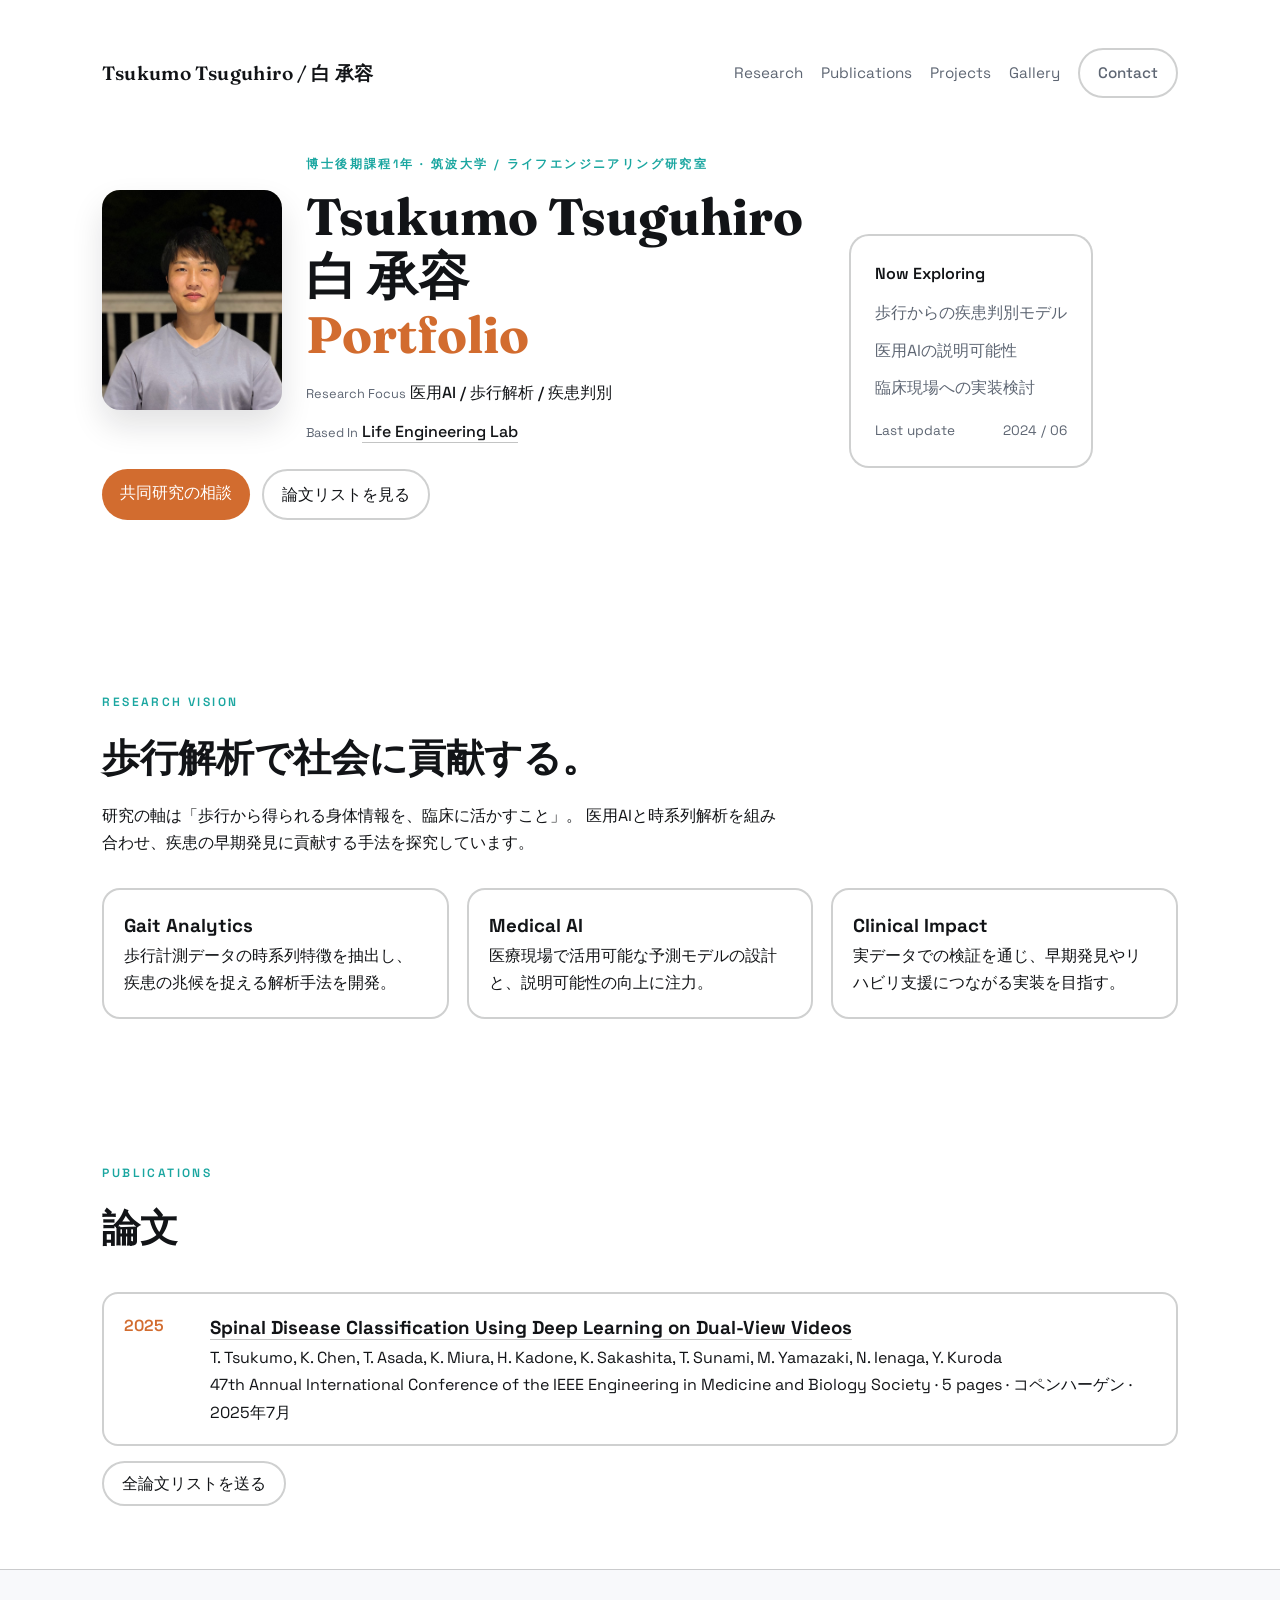
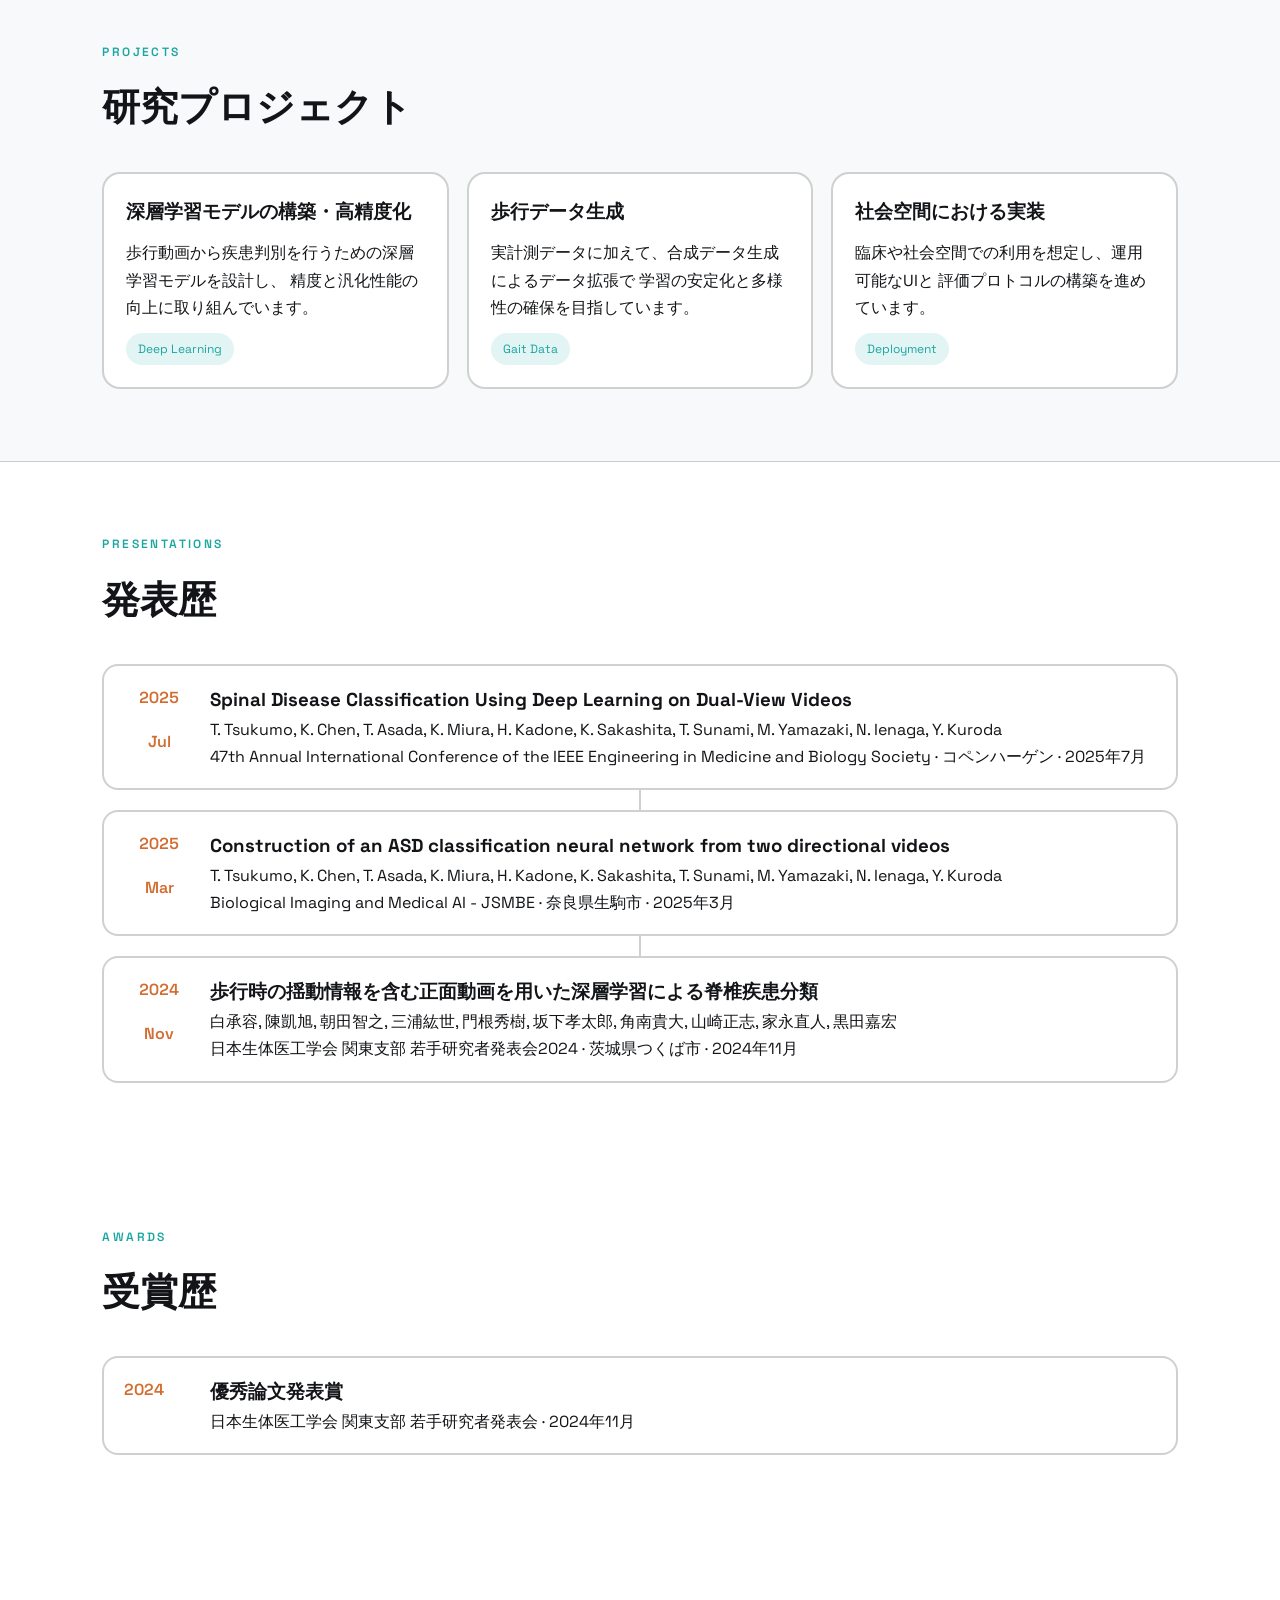
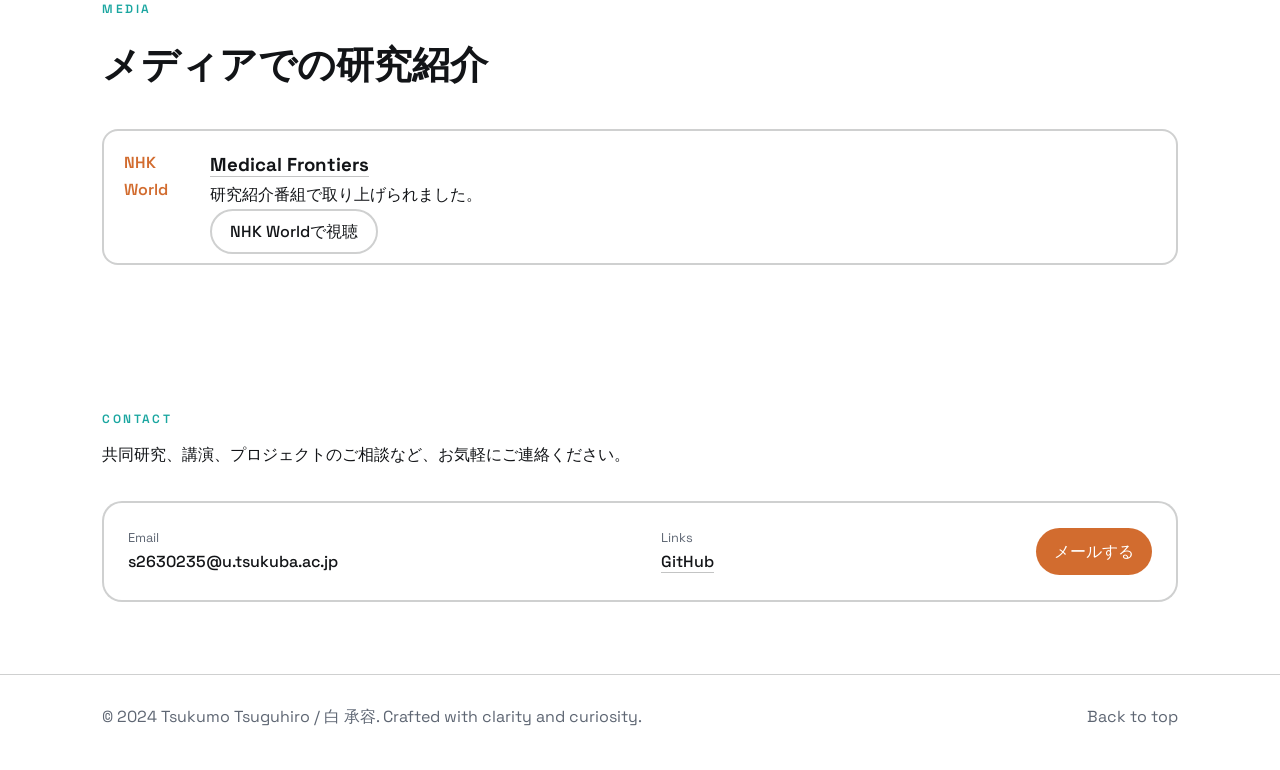
<file: index.html>
<!doctype html>
<html lang="ja">
  <head>
    <meta charset="utf-8" />
    <meta name="viewport" content="width=device-width, initial-scale=1" />
    <title>Research Portfolio | PhD Student</title>
    <meta
      name="description"
      content="博士課程学生のための自己紹介ポートフォリオ。研究テーマ、成果、活動、連絡先を美しくまとめた1ページサイト。"
    />
    <link rel="preconnect" href="https://fonts.googleapis.com" />
    <link rel="preconnect" href="https://fonts.gstatic.com" crossorigin />
    <link
      href="https://fonts.googleapis.com/css2?family=Fraunces:opsz,wght@9..144,300;9..144,600;9..144,800&family=Space+Grotesk:wght@300;400;500;600&display=swap"
      rel="stylesheet"
    />
    <link rel="stylesheet" href="styles.css" />
  </head>
  <body>
    <div class="noise"></div>
    <header class="hero" id="top">
      <nav class="nav">
        <div class="brand"><span class="name-en">Tsukumo Tsuguhiro</span> / 白 承容</div>
        <div class="nav-links">
          <a href="#research">Research</a>
          <a href="#publications">Publications</a>
          <a href="#projects">Projects</a>
          <a href="gallery.html">Gallery</a>
          <a href="#contact" class="btn">Contact</a>
        </div>
      </nav>

      <div class="hero-grid">
        <div class="hero-copy">
          <div class="hero-intro">
            <div class="photo-placeholder hero-photo" aria-label="Portrait">
              <img src="gallery-photos/IMG_1524.jpeg" alt="Tsukumo Tsuguhiro / 白 承容" />
            </div>
            <div class="hero-heading">
              <p class="eyebrow">博士後期課程1年 · 筑波大学 / ライフエンジニアリング研究室</p>
              <h1>
                <span class="hero-name-line name-en">Tsukumo Tsuguhiro</span>
                <span class="hero-name-line">白 承容</span>
                <span class="hero-name-line accent">Portfolio</span>
              </h1>
              <div class="hero-meta">
                <div>
                  <span class="meta-label">Research Focus</span>
                  <span class="meta-value">医用AI / 歩行解析 / 疾患判別</span>
                </div>
                <div>
                  <span class="meta-label">Based In</span>
                  <span class="meta-value"><a class="title-link" href="https://www.lelab.jp/" target="_blank" rel="noreferrer">Life Engineering Lab</a></span>
                </div>
              </div>
            </div>
          </div>
          <div class="cta-row">
            <a class="btn primary" href="#contact">共同研究の相談</a>
            <a class="btn ghost" href="#publications">論文リストを見る</a>
          </div>
        </div>

        <div class="hero-card" aria-hidden="true">
          <div class="orb"></div>
          <div class="card">
            <p class="card-title">Now Exploring</p>
            <ul>
              <li>歩行からの疾患判別モデル</li>
              <li>医用AIの説明可能性</li>
              <li>臨床現場への実装検討</li>
            </ul>
            <div class="card-footer">
              <span>Last update</span>
              <span>2024 / 06</span>
            </div>
          </div>
        </div>
      </div>
    </header>

    <main>
      <section class="section" id="research">
        <div class="section-head" data-animate>
          <p class="eyebrow">Research Vision</p>
          <h2>歩行解析で社会に貢献する。</h2>
          <p>
            研究の軸は「歩行から得られる身体情報を、臨床に活かすこと」。
            医用AIと時系列解析を組み合わせ、疾患の早期発見に貢献する手法を探究しています。
          </p>
        </div>
        <div class="pill-grid" data-animate>
          <div class="pill">
            <h3>Gait Analytics</h3>
            <p>
              歩行計測データの時系列特徴を抽出し、疾患の兆候を捉える解析手法を開発。
            </p>
          </div>
          <div class="pill">
            <h3>Medical AI</h3>
            <p>
              医療現場で活用可能な予測モデルの設計と、説明可能性の向上に注力。
            </p>
          </div>
          <div class="pill">
            <h3>Clinical Impact</h3>
            <p>
              実データでの検証を通じ、早期発見やリハビリ支援につながる実装を目指す。
            </p>
          </div>
        </div>
      </section>

      <section class="section" id="publications">
        <div class="section-head" data-animate>
          <p class="eyebrow">Publications</p>
          <h2>論文</h2>
        </div>
        <div class="timeline" data-animate>
          <div class="timeline-item">
            <span class="year">2025</span>
            <div>
              <h3><a class="title-link" href="https://ieeexplore.ieee.org/abstract/document/11254342" target="_blank" rel="noreferrer">Spinal Disease Classification Using Deep Learning on Dual-View Videos</a></h3>
              <p>T. Tsukumo, K. Chen, T. Asada, K. Miura, H. Kadone, K. Sakashita, T. Sunami, M. Yamazaki, N. Ienaga, Y. Kuroda</p>
              <p>47th Annual International Conference of the IEEE Engineering in Medicine and Biology Society · 5 pages · コペンハーゲン · 2025年7月</p>
            </div>
          </div>
        </div>
        <div class="section-action">
          <a class="btn ghost" href="#contact">全論文リストを送る</a>
        </div>
      </section>

      <section class="section alt" id="projects">
        <div class="section-head" data-animate>
          <p class="eyebrow">Projects</p>
          <h2>研究プロジェクト</h2>
        </div>
        <div class="project-grid" data-animate>
          <article class="project">
            <h3>深層学習モデルの構築・高精度化</h3>
            <p>
              歩行動画から疾患判別を行うための深層学習モデルを設計し、
              精度と汎化性能の向上に取り組んでいます。
            </p>
            <span class="tag">Deep Learning</span>
          </article>
          <article class="project">
            <h3>歩行データ生成</h3>
            <p>
              実計測データに加えて、合成データ生成によるデータ拡張で
              学習の安定化と多様性の確保を目指しています。
            </p>
            <span class="tag">Gait Data</span>
          </article>
          <article class="project">
            <h3>社会空間における実装</h3>
            <p>
              臨床や社会空間での利用を想定し、運用可能なUIと
              評価プロトコルの構築を進めています。
            </p>
            <span class="tag">Deployment</span>
          </article>
        </div>
      </section>

      <section class="section" id="presentations">
        <div class="section-head" data-animate>
          <p class="eyebrow">Presentations</p>
          <h2>発表歴</h2>
        </div>
        <div class="timeline" data-animate>
          <div class="timeline-item">
            <div class="year-block">
              <span class="year">2025</span>
              <span class="month">Jul</span>
            </div>
            <div>
              <h3>Spinal Disease Classification Using Deep Learning on Dual-View Videos</h3>
              <p>T. Tsukumo, K. Chen, T. Asada, K. Miura, H. Kadone, K. Sakashita, T. Sunami, M. Yamazaki, N. Ienaga, Y. Kuroda</p>
              <p>47th Annual International Conference of the IEEE Engineering in Medicine and Biology Society · コペンハーゲン · 2025年7月</p>
            </div>
          </div>
          <div class="timeline-item">
            <div class="year-block">
              <span class="year">2025</span>
              <span class="month">Mar</span>
            </div>
            <div>
              <h3>Construction of an ASD classification neural network from two directional videos</h3>
              <p>T. Tsukumo, K. Chen, T. Asada, K. Miura, H. Kadone, K. Sakashita, T. Sunami, M. Yamazaki, N. Ienaga, Y. Kuroda</p>
              <p>Biological Imaging and Medical AI - JSMBE · 奈良県生駒市 · 2025年3月</p>
            </div>
          </div>
          <div class="timeline-item">
            <div class="year-block">
              <span class="year">2024</span>
              <span class="month">Nov</span>
            </div>
            <div>
              <h3>歩行時の揺動情報を含む正面動画を用いた深層学習による脊椎疾患分類</h3>
              <p>白承容, 陳凱旭, 朝田智之, 三浦紘世, 門根秀樹, 坂下孝太郎, 角南貴大, 山崎正志, 家永直人, 黒田嘉宏</p>
              <p>日本生体医工学会 関東支部 若手研究者発表会2024 · 茨城県つくば市 · 2024年11月</p>
            </div>
          </div>
        </div>
      </section>

      <section class="section" id="awards">
        <div class="section-head" data-animate>
          <p class="eyebrow">Awards</p>
          <h2>受賞歴</h2>
        </div>
        <div class="timeline" data-animate>
          <div class="timeline-item">
            <span class="year">2024</span>
            <div>
              <h3>優秀論文発表賞</h3>
              <p>日本生体医工学会 関東支部 若手研究者発表会 · 2024年11月</p>
            </div>
          </div>
        </div>
      </section>

      <section class="section" id="media">
        <div class="section-head" data-animate>
          <p class="eyebrow">Media</p>
          <h2>メディアでの研究紹介</h2>
        </div>
        <div class="timeline" data-animate>
          <div class="timeline-item">
            <span class="year">NHK World</span>
            <div>
              <h3><a class="title-link" href="https://www3.nhk.or.jp/nhkworld/en/shows/2050182/" target="_blank" rel="noreferrer">Medical Frontiers</a></h3>
              <p>研究紹介番組で取り上げられました。</p>
              <p class="media-link"><a class="btn ghost" href="https://www3.nhk.or.jp/nhkworld/en/shows/2050182/" target="_blank" rel="noreferrer">NHK Worldで視聴</a></p>
            </div>
          </div>
        </div>
      </section>

      

      <section class="section contact" id="contact">
        <div class="section-head" data-animate>
          <p class="eyebrow">Contact</p>
                    <p>
            共同研究、講演、プロジェクトのご相談など、お気軽にご連絡ください。
          </p>
        </div>
        <div class="contact-card" data-animate>
          <div>
            <p class="meta-label">Email</p>
            <p class="meta-value">s2630235@u.tsukuba.ac.jp</p>
          </div>
          <div>
            <p class="meta-label">Links</p>
            <p class="meta-value"><a class="title-link" href="https://github.com/TsuguTsukumo" target="_blank" rel="noreferrer">GitHub</a></p>
          </div>
          <a class="btn primary" href="mailto:s2630235@u.tsukuba.ac.jp">メールする</a>
        </div>
      </section>
    </main>

    <footer class="footer">
      <p>© 2024 <span class="name-en">Tsukumo Tsuguhiro</span> / 白 承容. Crafted with clarity and curiosity.</p>
      <a href="#top">Back to top</a>
    </footer>

    <script src="script.js"></script>
  </body>
</html>
</file>
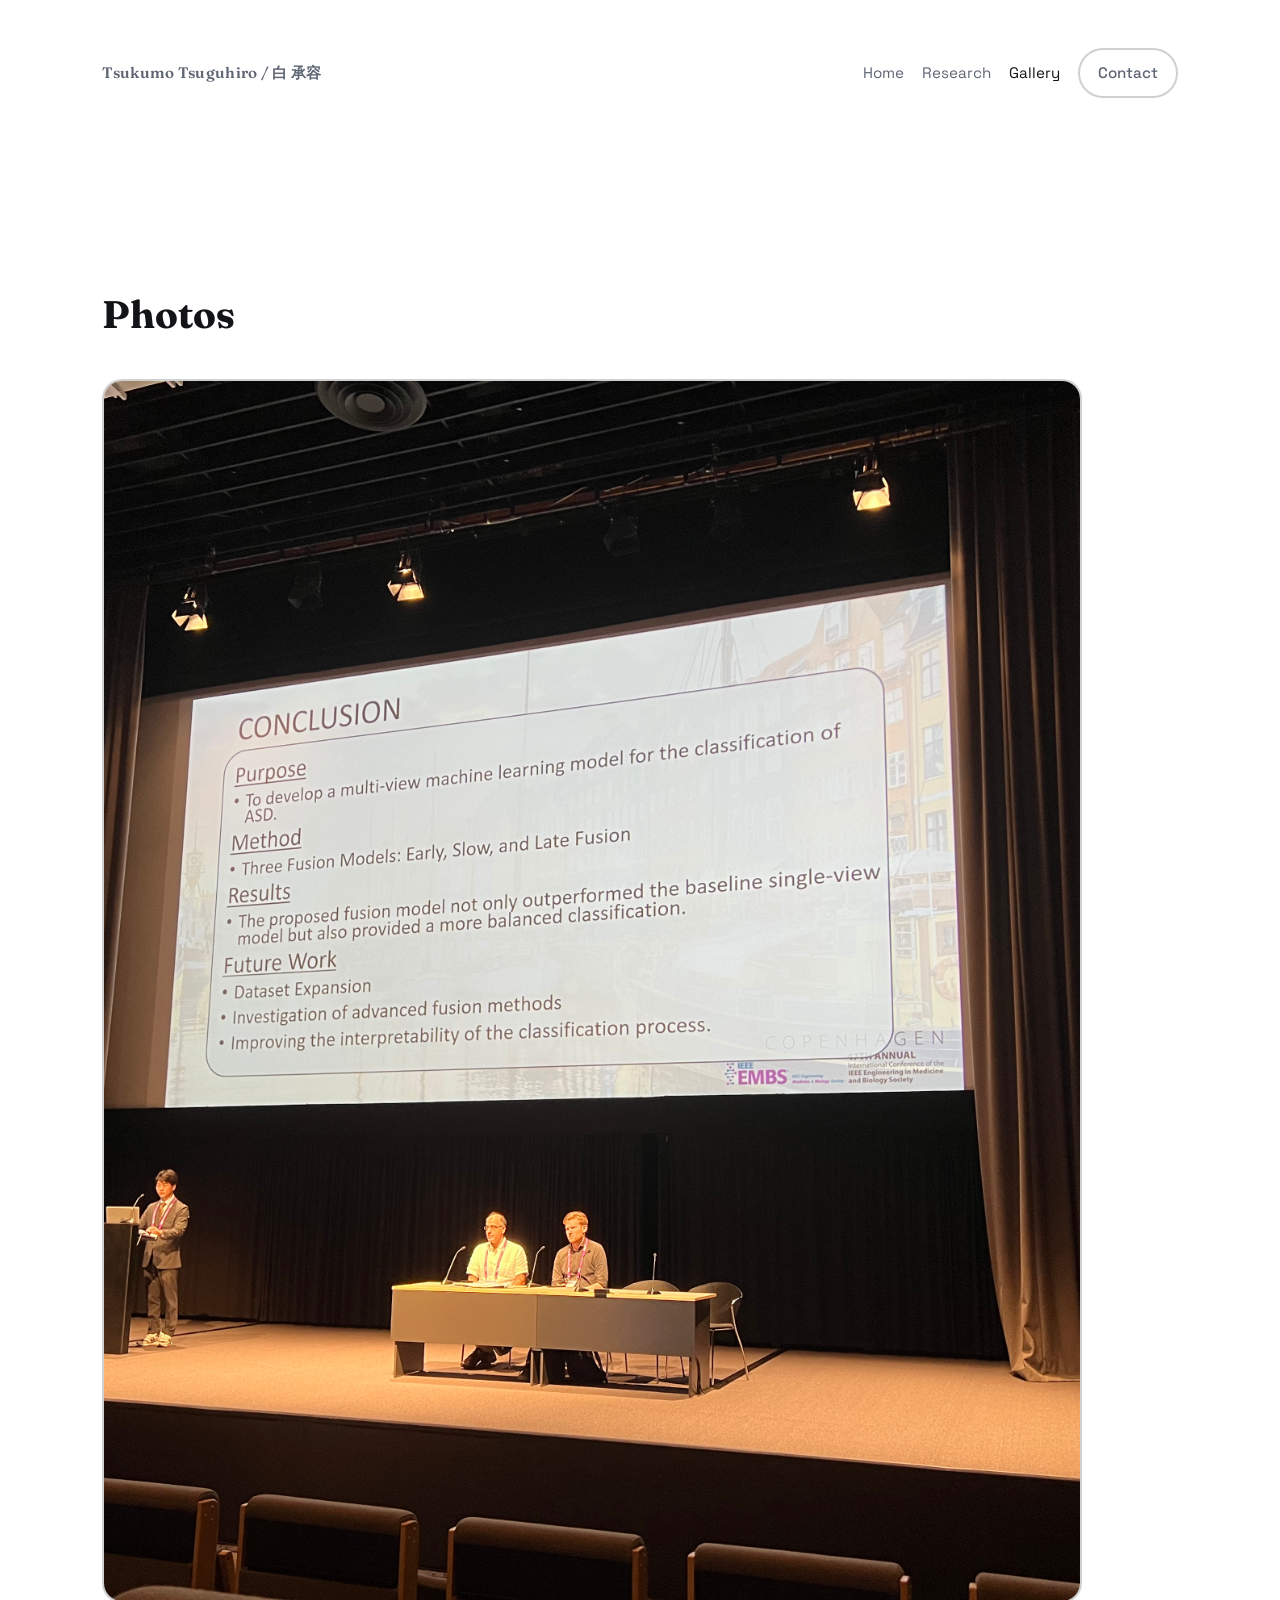
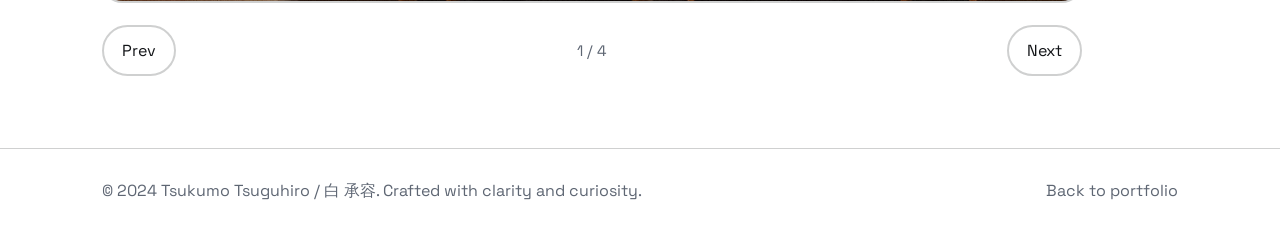
<file: gallery.html>
<!doctype html>
<html lang="ja">
  <head>
    <meta charset="utf-8" />
    <meta name="viewport" content="width=device-width, initial-scale=1" />
    <title>Photo Gallery | Tsukumo Tsuguhiro</title>
    <meta
      name="description"
      content="研究活動や人物像が伝わる写真をまとめたギャラリーページ。ポートレートを中心に、今後の研究記録も追加できる構成です。"
    />
    <link rel="preconnect" href="https://fonts.googleapis.com" />
    <link rel="preconnect" href="https://fonts.gstatic.com" crossorigin />
    <link
      href="https://fonts.googleapis.com/css2?family=Fraunces:opsz,wght@9..144,300;9..144,600;9..144,800&family=Space+Grotesk:wght@300;400;500;600&display=swap"
      rel="stylesheet"
    />
    <link rel="stylesheet" href="styles.css" />
  </head>
  <body class="gallery-page">
    <div class="noise"></div>
    <header class="hero page-hero">
      <nav class="nav">
        <a class="brand brand-link" href="index.html"><span class="name-en">Tsukumo Tsuguhiro</span> / 白 承容</a>
        <div class="nav-links">
          <a href="index.html">Home</a>
          <a href="index.html#research">Research</a>
          <a href="gallery.html" class="is-current">Gallery</a>
          <a href="index.html#contact" class="btn">Contact</a>
        </div>
      </nav>
    </header>

    <main>
      <section class="section" id="gallery-slider">
        <div class="section-head" data-animate>
          <h2>Photos</h2>
        </div>

        <div class="gallery-slider" data-animate data-gallery-slider>
          <div class="gallery-frame card" data-gallery-frame>
            <img class="gallery-slide-image" data-gallery-image alt="" />
          </div>

          <div class="gallery-empty" data-gallery-empty hidden>
            <code>gallery-photos/</code> に画像が見つかりませんでした。
          </div>

          <div class="gallery-controls" data-gallery-controls>
            <button type="button" class="gallery-button" data-gallery-prev>Prev</button>
            <p class="gallery-status">
              <span data-gallery-index>0 / 0</span>
            </p>
            <button type="button" class="gallery-button" data-gallery-next>Next</button>
          </div>
        </div>
      </section>
    </main>

    <footer class="footer">
      <p>© 2024 <span class="name-en">Tsukumo Tsuguhiro</span> / 白 承容. Crafted with clarity and curiosity.</p>
      <a href="index.html">Back to portfolio</a>
    </footer>

    <script src="script.js"></script>
  </body>
</html>
</file>
<file: styles.css>
:root {
  color-scheme: light;
  --bg: #ffffff;
  --bg-soft: #f8f9fb;
  --text: #121417;
  --muted: #5e6673;
  --accent: #d26c2f;
  --accent-2: #1aa6a0;
  --card: #ffffff;
  --border: rgba(18, 20, 23, 0.2);
  --radius: 20px;
  --font-head: "Fraunces", serif;
  --font-body: "Space Grotesk", sans-serif;
}

* {
  box-sizing: border-box;
  margin: 0;
  padding: 0;
}

body {
  font-family: var(--font-body);
  background: var(--bg);
  color: var(--text);
  min-height: 100vh;
  line-height: 1.7;
}

.noise {
  display: none;
}

.hero {
  padding: 48px 8vw 72px;
}

.nav {
  display: flex;
  justify-content: space-between;
  align-items: center;
  margin-bottom: 56px;
}

.brand {
  font-family: var(--font-head);
  font-size: 1.2rem;
  font-weight: 600;
  letter-spacing: 0.02em;
}

.nav-links {
  display: flex;
  gap: 18px;
  align-items: center;
}

.nav a {
  color: var(--muted);
  text-decoration: none;
  font-size: 0.95rem;
}

.nav a.is-current {
  color: var(--text);
}

.brand-link {
  color: var(--text);
  text-decoration: none;
}

.btn {
  border: 2px solid var(--border);
  padding: 10px 18px;
  border-radius: 999px;
  text-decoration: none;
  color: var(--text);
  font-weight: 500;
}

.btn.primary {
  background: var(--accent);
  color: #ffffff;
  border: none;
}

.btn.ghost {
  background: transparent;
}

.hero-grid {
  display: grid;
  grid-template-columns: minmax(0, 1.2fr) minmax(260px, 0.8fr);
  gap: 40px;
  align-items: center;
}

.hero-copy h1 {
  font-family: var(--font-head);
  font-size: clamp(2.4rem, 4vw, 3.6rem);
  line-height: 1.15;
  margin: 0;
  word-break: keep-all;
  overflow-wrap: normal;
}

.name-en {
  white-space: nowrap;
}

.hero-name-line {
  display: block;
}

.hero-copy .accent {
  color: var(--accent);
}

.eyebrow {
  text-transform: uppercase;
  font-size: 0.75rem;
  letter-spacing: 0.2em;
  color: var(--accent-2);
  font-weight: 600;
}

.lead {
  color: var(--muted);
  font-size: 1.05rem;
  max-width: 560px;
}

.cta-row {
  margin: 24px 0 28px;
  display: flex;
  gap: 12px;
  flex-wrap: wrap;
}

.hero-meta {
  display: grid;
  gap: 12px;
  margin-top: 0;
}

.photo-placeholder {
  width: 180px;
  height: 220px;
  border: none;
  border-radius: 18px;
  display: grid;
  place-items: center;
  color: var(--muted);
  font-size: 0.9rem;
  margin: 0;
}

.hero-photo {
  position: relative;
  overflow: hidden;
  background: linear-gradient(140deg, rgba(210, 108, 47, 0.08), rgba(26, 166, 160, 0.08));
  box-shadow: 0 16px 32px rgba(18, 20, 23, 0.12);
}

.hero-photo::after {
  content: none;
}

.hero-photo img {
  width: 100%;
  height: 100%;
  object-fit: cover;
  display: block;
}

.meta-label {
  font-size: 0.8rem;
  color: var(--muted);
}

.meta-value {
  font-weight: 500;
}

.hero-card {
  display: flex;
  align-items: center;
  justify-content: center;
}

.hero-copy {
  display: flex;
  flex-direction: column;
  align-items: flex-start;
}

.hero-intro {
  display: grid;
  grid-template-columns: 180px minmax(0, 1fr);
  gap: 24px;
  align-items: center;
  width: 100%;
}

.hero-heading {
  display: grid;
  gap: 14px;
}

.hero-photo {
  align-self: center;
  width: 180px;
}

.page-hero {
  padding-bottom: 56px;
}

.page-hero-copy {
  display: grid;
  gap: 18px;
  max-width: 760px;
}

.page-hero-copy h1 {
  font-family: var(--font-head);
  font-size: clamp(2.8rem, 5vw, 4.4rem);
  line-height: 1.02;
}

.page-lead {
  color: var(--muted);
  font-size: 1.05rem;
}

.page-note {
  color: var(--muted);
  font-size: 0.9rem;
}

.page-lead code,
.page-note code,
.gallery-empty code {
  font-family: var(--font-body);
  font-size: 0.92em;
  padding: 0.1em 0.4em;
  border-radius: 999px;
  background: rgba(26, 166, 160, 0.12);
  color: var(--text);
}

@media (max-width: 900px) {
  .hero-grid {
    grid-template-columns: 1fr;
  }

  .hero-copy {
    align-items: center;
    text-align: center;
  }

  .hero-intro {
    grid-template-columns: 1fr;
    justify-items: center;
  }

  .hero-heading {
    justify-items: center;
  }
}

.orb {
  display: none;
}

.card {
  background: var(--card);
  border-radius: var(--radius);
  padding: 24px;
  border: 2px solid var(--border);
}

.card,
.pill,
.timeline-item,
.project,
.contact-card {
  transition:
    transform 180ms ease,
    border-color 180ms ease,
    box-shadow 180ms ease,
    background-color 180ms ease;
}

@media (hover: hover) {
  .card:hover,
  .pill:hover,
  .timeline-item:hover,
  .project:hover,
  .contact-card:hover,
  .card:focus-within,
  .pill:focus-within,
  .timeline-item:focus-within,
  .project:focus-within,
  .contact-card:focus-within {
    transform: translateY(-4px);
    border-color: rgba(210, 108, 47, 0.45);
    box-shadow: 0 18px 40px rgba(18, 20, 23, 0.08);
    background: #fffdf9;
  }
}

.card-title {
  font-weight: 600;
  margin-bottom: 12px;
}

.card ul {
  list-style: none;
  display: grid;
  gap: 10px;
  color: var(--muted);
}

.card-footer {
  display: flex;
  justify-content: space-between;
  margin-top: 18px;
  font-size: 0.85rem;
  color: var(--muted);
}

.section {
  padding: 72px 8vw;
}

.section.alt {
  background: var(--bg-soft);
  border-top: 1px solid var(--border);
  border-bottom: 1px solid var(--border);
}

.section-head {
  max-width: 680px;
  display: grid;
  gap: 12px;
  margin-bottom: 32px;
}

.section-head h2 {
  font-family: var(--font-head);
  font-size: clamp(2rem, 3vw, 2.8rem);
}

.pill-grid {
  display: grid;
  gap: 18px;
  grid-template-columns: repeat(auto-fit, minmax(220px, 1fr));
}

.pill {
  background: var(--card);
  border-radius: 18px;
  padding: 20px;
  border: 2px solid var(--border);
}

.timeline {
  display: grid;
  gap: 20px;
}

.timeline-item {
  display: grid;
  grid-template-columns: 70px 1fr;
  gap: 16px;
  padding: 18px 20px;
  border-radius: 16px;
  background: var(--card);
  border: 2px solid var(--border);
}

.year-block {
  display: grid;
  gap: 2px;
  justify-items: center;
  width: 70px;
  text-align: center;
  font-variant-numeric: tabular-nums;
}

.year {
  font-weight: 600;
  color: var(--accent);
}

.month {
  font: inherit;
  font-weight: 600;
  color: var(--accent);
}

#presentations .timeline {
  position: relative;
}

#presentations .timeline-item {
  position: relative;
  background: var(--card);
  z-index: 1;
}

#presentations .timeline::before {
  content: "";
  position: absolute;
  left: 50%;
  transform: translateX(-50%);
  top: 18px;
  bottom: 18px;
  width: 2px;
  background: var(--border);
}


.section-action {
  margin-top: 24px;
}

.title-link {
  color: inherit;
  text-decoration: none;
  border-bottom: 1px solid rgba(18, 20, 23, 0.25);
}

.title-link:hover {
  color: var(--accent);
  border-bottom-color: var(--accent);
}

.media-link {
  margin-top: 10px;
}


.project-grid {
  display: grid;
  gap: 18px;
  grid-template-columns: repeat(auto-fit, minmax(240px, 1fr));
}

.project {
  background: var(--card);
  border-radius: 18px;
  padding: 22px;
  border: 2px solid var(--border);
  display: grid;
  gap: 12px;
}

.tag {
  display: inline-block;
  padding: 6px 12px;
  border-radius: 999px;
  background: rgba(26, 166, 160, 0.12);
  color: var(--accent-2);
  font-size: 0.75rem;
  width: fit-content;
}

.split {
  display: grid;
  grid-template-columns: repeat(auto-fit, minmax(240px, 1fr));
  gap: 20px;
}

.contact-card {
  background: var(--card);
  border-radius: var(--radius);
  padding: 24px;
  border: 2px solid var(--border);
  display: flex;
  flex-wrap: wrap;
  gap: 24px;
  align-items: center;
  justify-content: space-between;
}

.gallery-slider {
  display: grid;
  gap: 22px;
  max-width: 980px;
}

.gallery-frame {
  padding: 0;
  overflow: hidden;
}

.gallery-slide-image {
  display: block;
  width: 100%;
  aspect-ratio: 4 / 5;
  object-fit: cover;
  background: var(--bg-soft);
}

.gallery-controls {
  display: flex;
  align-items: center;
  justify-content: space-between;
  gap: 16px;
}

.gallery-button {
  border: 2px solid var(--border);
  border-radius: 999px;
  padding: 10px 18px;
  background: transparent;
  color: var(--text);
  font: inherit;
  cursor: pointer;
}

.gallery-button:disabled {
  opacity: 0.42;
  cursor: not-allowed;
}

.gallery-status {
  display: grid;
  gap: 4px;
  justify-items: center;
  text-align: center;
  color: var(--muted);
  font-size: 0.95rem;
}

.gallery-empty {
  padding: 28px;
  border: 2px dashed var(--border);
  border-radius: var(--radius);
  color: var(--muted);
  text-align: center;
}

.gallery-empty[hidden] {
  display: none;
}

.footer {
  padding: 28px 8vw 40px;
  display: flex;
  justify-content: space-between;
  color: var(--muted);
  border-top: 1px solid var(--border);
}

.footer a {
  color: var(--muted);
  text-decoration: none;
}

[data-animate] {
  opacity: 1;
  transform: none;
  transition: none;
}

@media (max-width: 900px) {
  .nav {
    flex-direction: column;
    gap: 16px;
  }

  .nav-links {
    flex-wrap: wrap;
    justify-content: center;
  }

  .footer {
    flex-direction: column;
    gap: 12px;
  }

  .page-hero-copy {
    justify-items: center;
    text-align: center;
  }
}

@media (max-width: 600px) {
  .hero {
    padding: 36px 6vw 64px;
  }

  .hero-copy h1 {
    font-size: clamp(1.95rem, 9vw, 2.6rem);
  }

  .section {
    padding: 64px 6vw;
  }

  .timeline-item {
    grid-template-columns: 1fr;
  }

  .page-hero-copy h1 {
    font-size: clamp(2.2rem, 12vw, 3.4rem);
  }

  .gallery-controls {
    flex-direction: column;
  }
}
</file>
